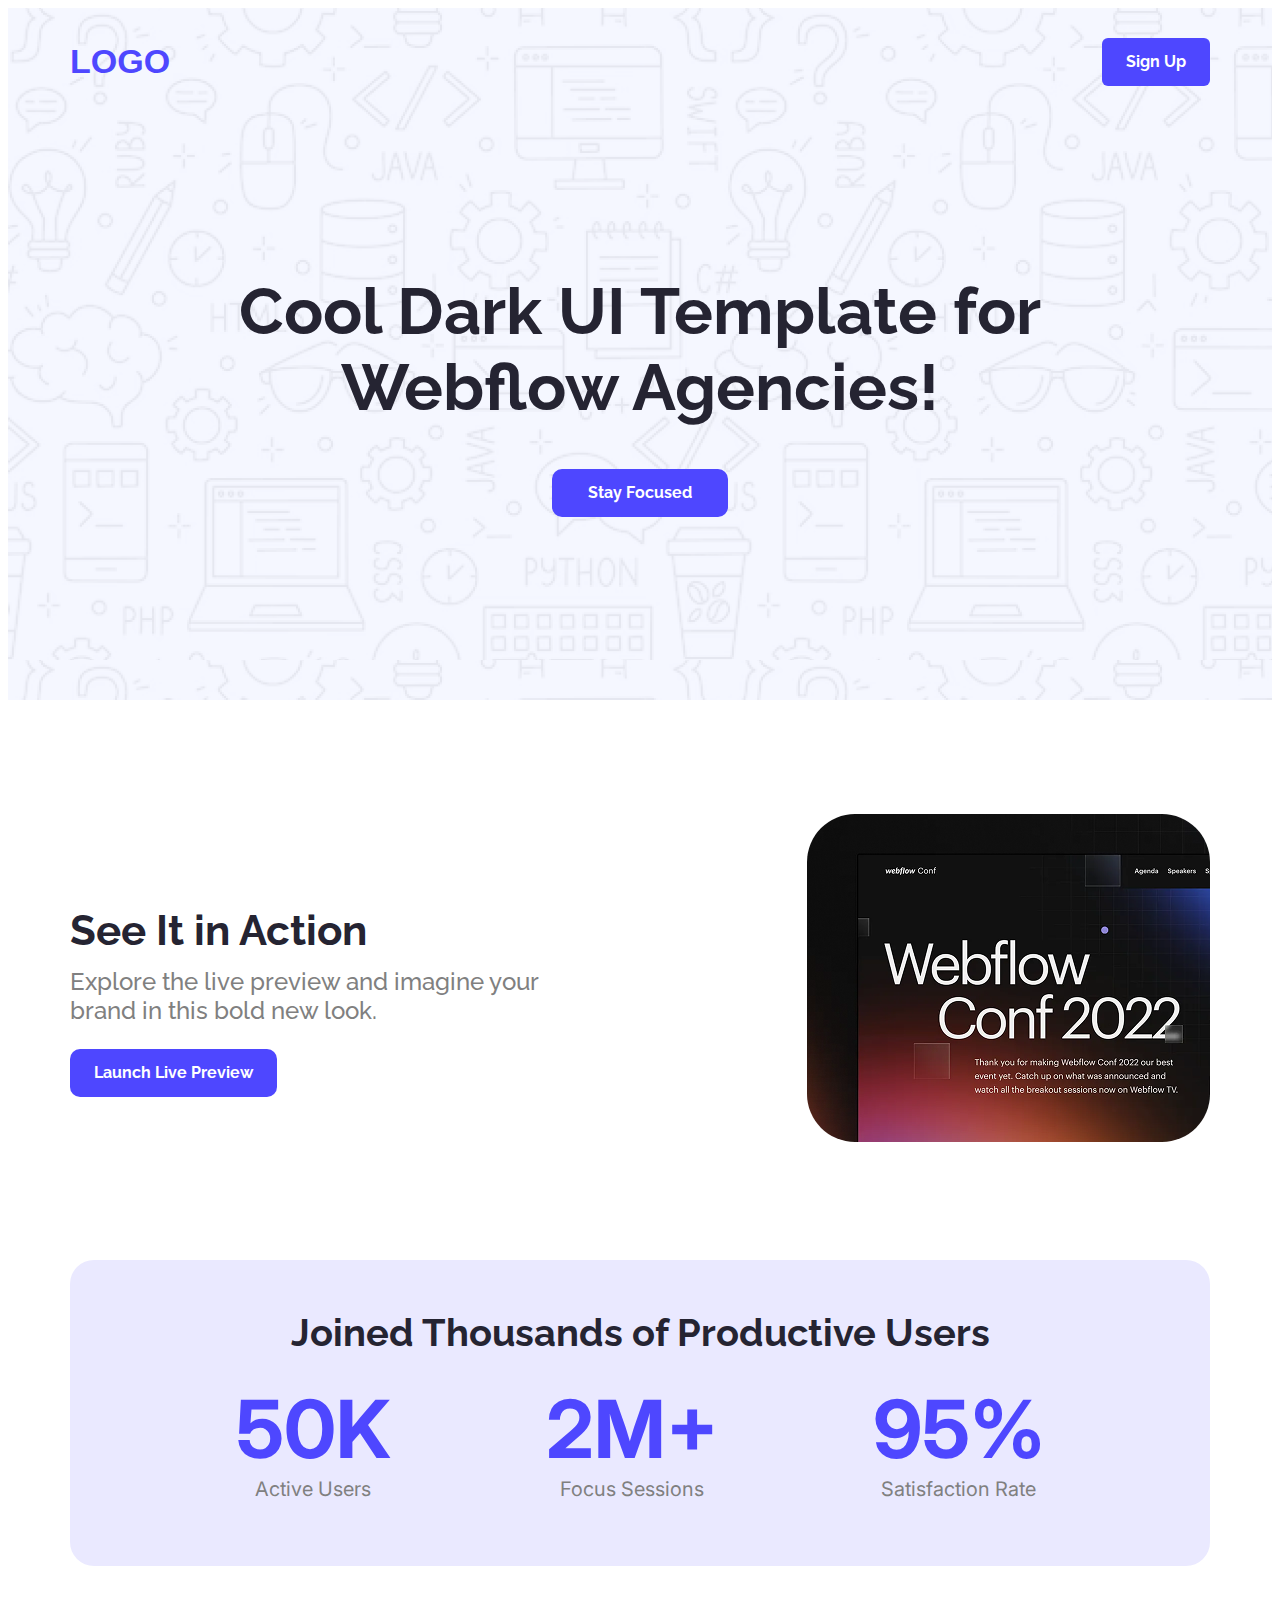
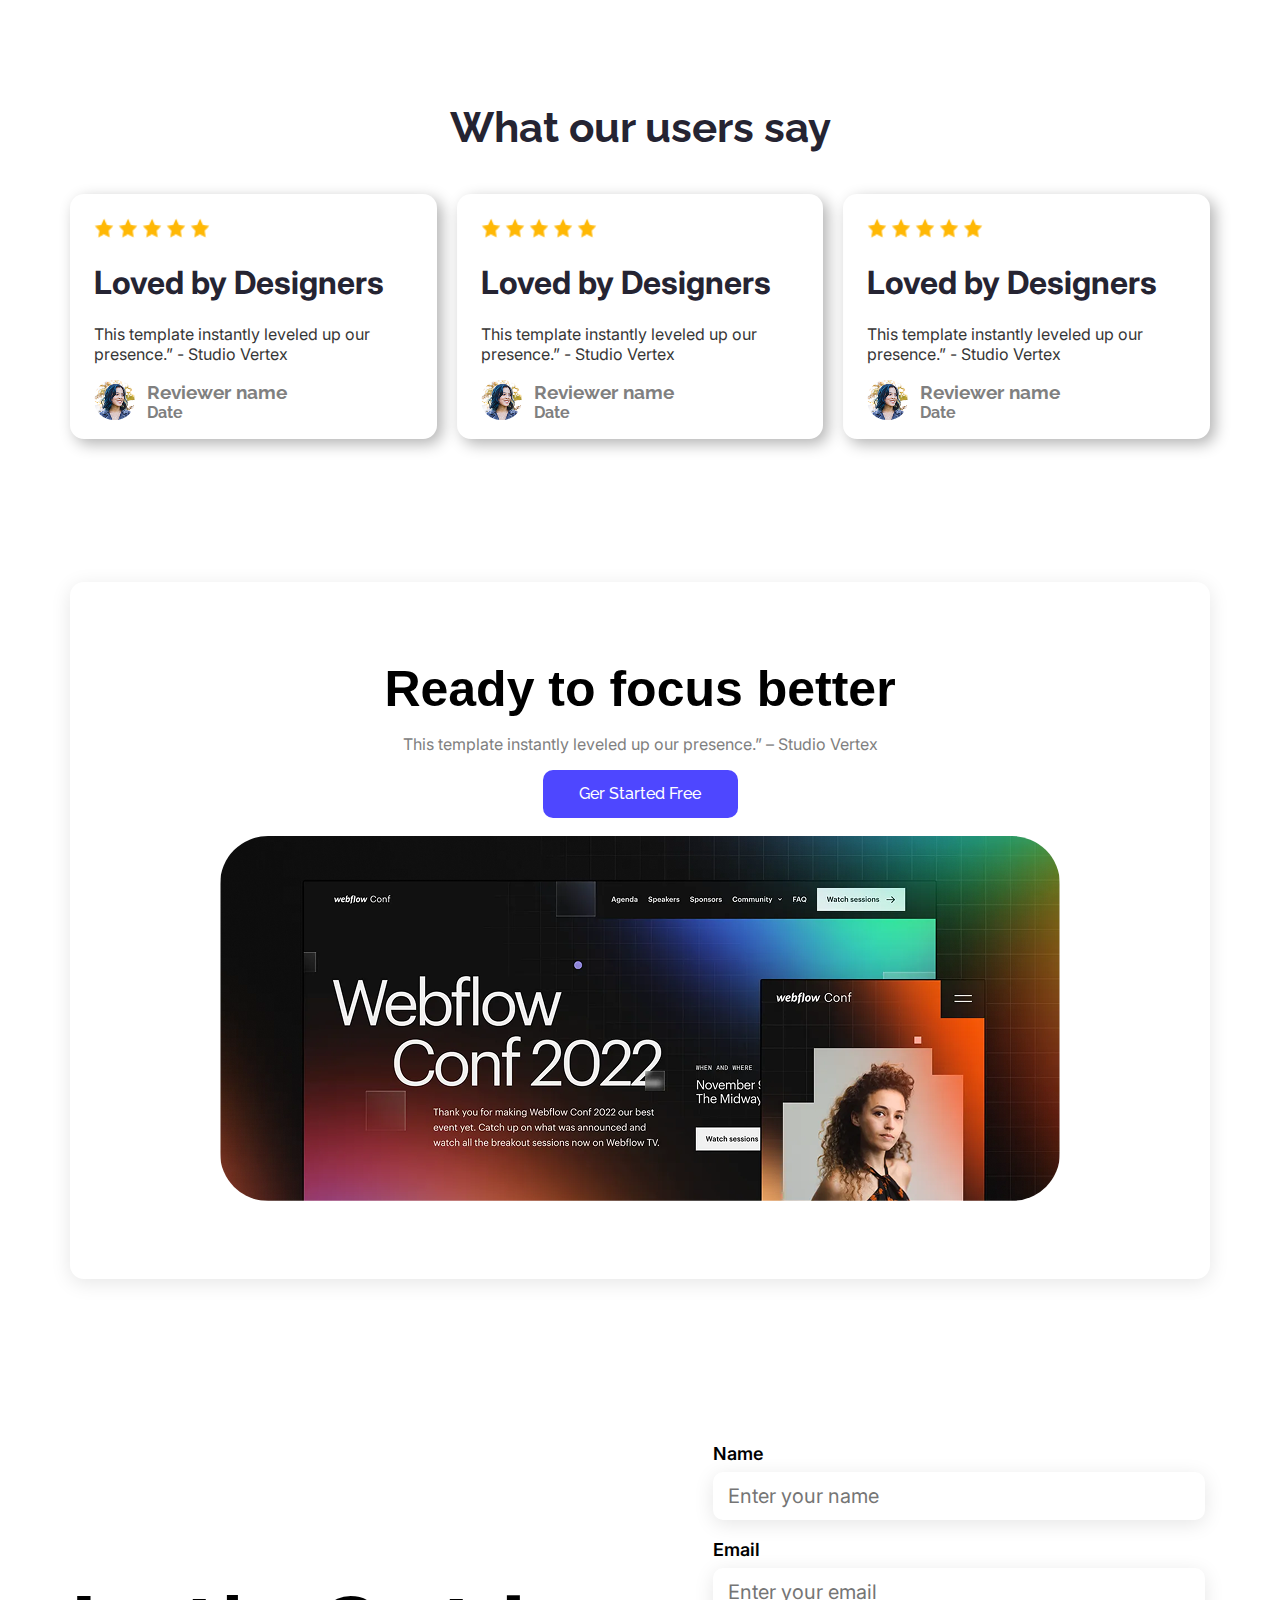
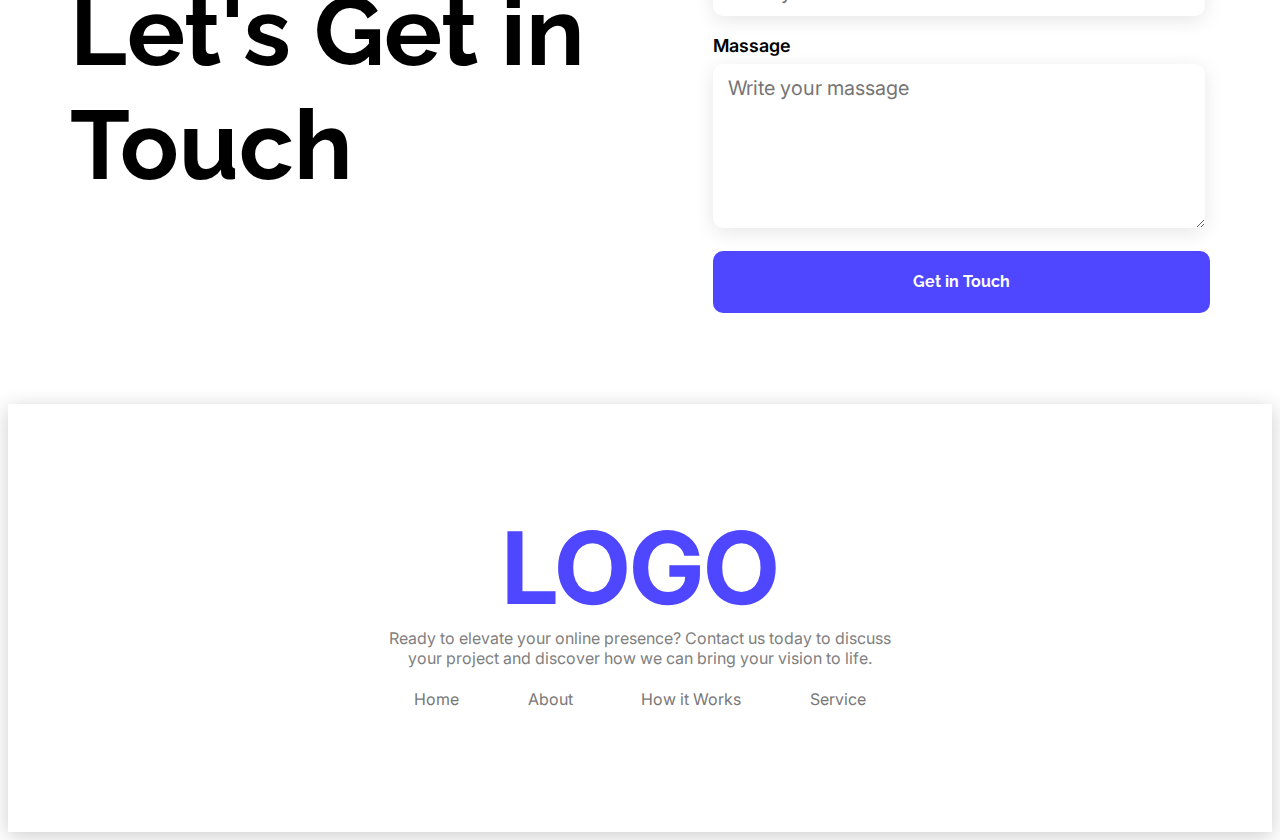
<file: index.html>
<!DOCTYPE html>
<html lang="en">
<head>
    <meta charset="UTF-8">
    <meta name="viewport" content="width=device-width, initial-scale=1.0">
    <title>Assignment 1</title>
    <link rel="preconnect" href="https://fonts.googleapis.com">
<link rel="preconnect" href="https://fonts.gstatic.com" crossorigin>
<link href="https://fonts.googleapis.com/css2?family=Open+Sans:ital,wght@0,300..800;1,300..800&family=Raleway:ital,wght@0,100..900;1,100..900&display=swap" rel="stylesheet">

    <link href="https://fonts.googleapis.com/css2?family=Inter:wght@400;600;700&display=swap" rel="stylesheet">
    <link rel="stylesheet" href="styles/style.css">
</head>
<body class="raleway-normal">
    <header>
        <!-- Nav section -->
        <nav>
            <div>
                <h3>LOGO</h3>
            </div>
               <button class="common-button">Sign Up</button>
            </div>
        </nav>
        <!-- Hero section -->
        <div class="banner-section">
            <h1>Cool Dark UI Template for Webflow Agencies!</h1>
            <button class="common-button">Stay Focused</button>
        </div>
    </header>
    <main>
        <!-- Action section -->
        <section class="action-section">
            <div class="action-text">
                <h3>See It in Action</h3>
                <p>Explore the live preview and imagine your brand in this bold new look.</p>
                <button class="common-button">Launch Live Preview</button>
            </div>
            <div class="action-img">
                <img src="assets/wc-mini.png" alt="Action-image">
            </div>
        </section>
        <!-- Productive section -->
        <section class="productive-section">
            <div class="productive-section-content">
                <div>
                    <h4  class="productive-title">Joined Thousands of Productive Users</h4>
                </div>
                <div class="productive-user">
                    <div class="active">
                        <h1>50K</h1>
                        <p>Active Users</p>
                    </div>
                    <div class="focus">
                        <h1>2M+</h1>
                        <p>Focus Sessions</p>
                    </div>
                    <div class="rate">
                        <h1>95%</h1>
                        <p>Satisfaction Rate</p>
                    </div>
                </div>
            </div>
        </section>
        <!-- Feedback section -->
        <section class="users-feedback-section">
            <h3 class="feedback-section-title">What our users say</h3>

            <div class="users-feedback-content">
                <div class="users-feedback">
                    <div class="icone-star">
                        <img src="assets/icon-star.png" alt="Feedback">
                        <img src="assets/icon-star.png" alt="Feedback">
                        <img src="assets/icon-star.png" alt="Feedback">
                        <img src="assets/icon-star.png" alt="Feedback">
                        <img src="assets/icon-star.png" alt="Feedback">
                    </div>
                    <div class="description">
                        <h1>Loved by Designers</h1>
                        <p>This template instantly leveled up our presence.” - Studio Vertex</p>
                    </div>
                    <div class="users-info">
                        <div>
                            <img class="user-img" src="assets/avatar.png" alt="Avatar" >
                        </div>
                        <div>
                            <h3>Reviewer name</h3>
                            <h4>Date</h4>
                        </div>
                    </div>
                </div>
                <div class="users-feedback">
                    <div class="icone-star">
                        <img src="assets/icon-star.png" alt="Feedback">
                        <img src="assets/icon-star.png" alt="Feedback">
                        <img src="assets/icon-star.png" alt="Feedback">
                        <img src="assets/icon-star.png" alt="Feedback">
                        <img src="assets/icon-star.png" alt="Feedback">
                    </div>
                    <div class="description">
                        <h1>Loved by Designers</h1>
                        <p>This template instantly leveled up our presence.” - Studio Vertex</p>
                    </div>
                    <div class="users-info">
                        <div>
                            <img class="user-img" src="assets/avatar.png" alt="Avatar" >
                        </div>
                        <div>
                            <h3>Reviewer name</h3>
                            <h4>Date</h4>
                        </div>
                    </div>
                </div>
                <div class="users-feedback">
                    <div class="icone-star">
                        <img src="assets/icon-star.png" alt="Feedback">
                        <img src="assets/icon-star.png" alt="Feedback">
                        <img src="assets/icon-star.png" alt="Feedback">
                        <img src="assets/icon-star.png" alt="Feedback">
                        <img src="assets/icon-star.png" alt="Feedback">
                    </div>
                    <div class="description">
                        <h1>Loved by Designers</h1>
                        <p>This template instantly leveled up our presence.” - Studio Vertex</p>
                    </div>
                    <div class="users-info">
                        <div>
                            <img class="user-img" src="assets/avatar.png" alt="Avatar" >
                        </div>
                        <div>
                            <h3>Reviewer name</h3>
                            <h4>Date</h4>
                        </div>
                    </div>
                </div>
            </div>
        </section>
        <!-- Focus section -->
         <section class="focus-section">
              <div>
                  <h2>Ready to focus better</h2>
                  <p>This template instantly leveled up our presence.” – Studio Vertex</p>
                  <button>Ger Started Free</button>
             </div>
             <img class="welcome-img" src="assets/wc-big.png" alt="Welcome">
        </section>
        <!-- From section -->
        <div class="touch-section">
            <div>
                <h4 class="touch-section-title">Let's Get in Touch</h4>
            </div>
            <div class="touch-section-form">
                <form>
                    <div class="form-group">
                        <label for="name">Name</label>
                        <input type="text" name="name" placeholder="Enter your name">
                    </div>
                    <div class="form-group">
                        <label for="email">Email</label>
                        <input type="email" name="email" placeholder="Enter your email">
                    </div>
                    <div class="form-group">
                        <label for="massage">Massage</label>
                        <textarea name="massage" placeholder="Write your massage"></textarea>
                    </div>
                        <button class="common-button form-button" type="submit">Get in Touch</button>
                    
                </form>
            </div>
        </div>
    </main>
    <footer>

        <div class="footer-content">
            <h3>LOGO</h3>
            <p>Ready to elevate your online presence? Contact us today to discuss your project and discover how we can bring your vision to life.</p>

            <div class="footer-anchor-section">
                <a href="#">Home</a>
                <a href="#">About</a>
                <a href="#">How it Works</a>
                <a href="#">Service</a>
            </div>
        </div>
    </footer>
</body>
</html>
</file>
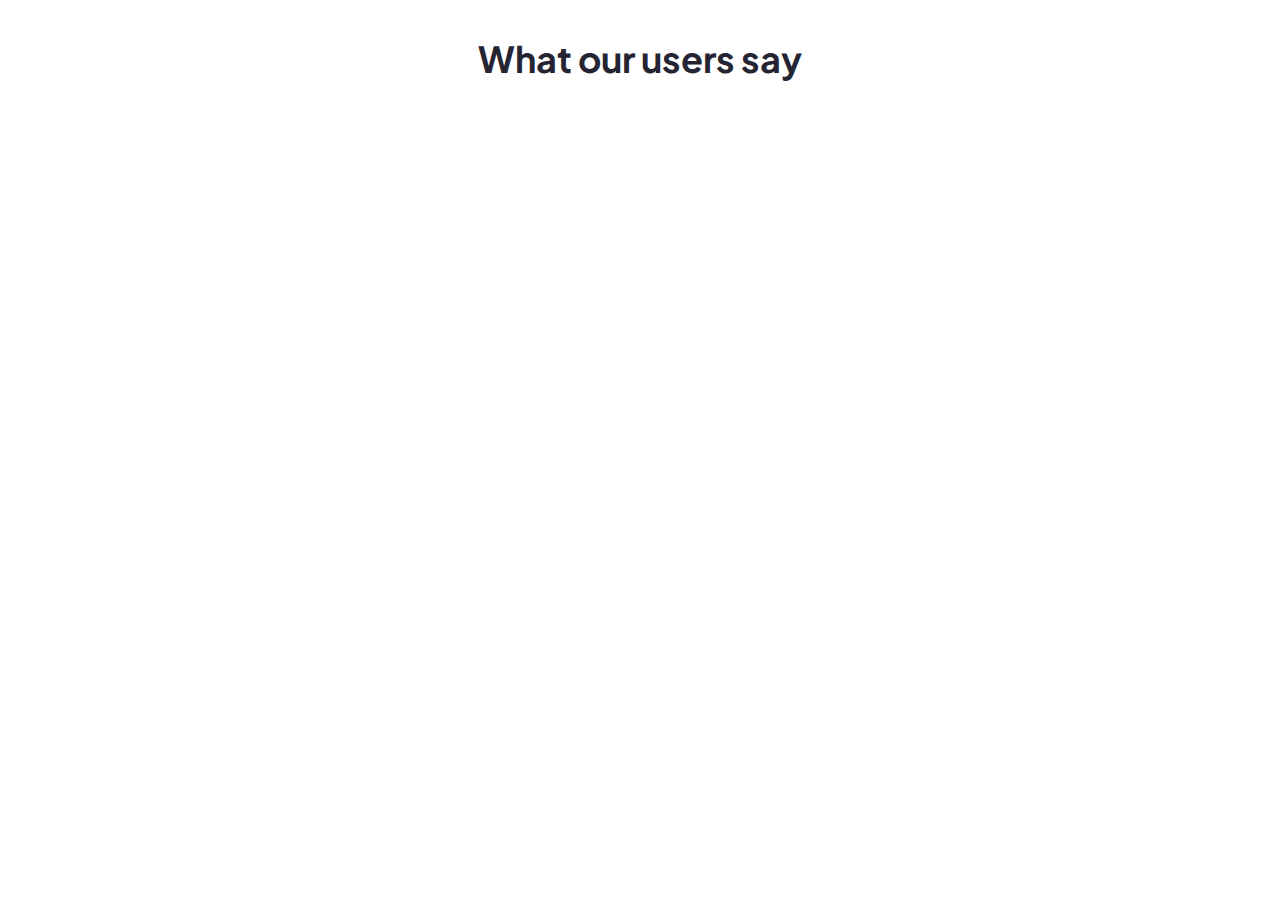
<file: project.html>
<!DOCTYPE html>
<html lang="en">
<head>
  <meta charset="UTF-8">
  <title>Exact W Design</title>
  <link href="https://fonts.googleapis.com/css2?family=Plus+Jakarta+Sans:wght@700&display=swap" rel="stylesheet">
  <style>
    h3 {
      font-family: 'Plus Jakarta Sans', sans-serif;
      font-weight: 700;
      font-size: 36px;
      color: #252432;
      text-align: center;
    }
  </style>
</head>
<body>

  <h3>What our users say</h3>

</body>
</html>
</file>
<file: styles/style.css>
.raleway-normal {
  font-family: "Raleway", sans-serif;
  font-optical-sizing: auto;
  font-weight: <weight>;
  font-style: normal;
}

/* reused section */
    .common-button {
    padding: 12px 24px;
    height: 48px;
    color: white;
    border: none;
    border-radius: 6px;
    font-size: 16px;
    cursor: pointer;
    transition: background-color 0.3s ease, transform 0.2s ease;
}

.common-button:hover {
    background-color: #0056b3; /* Darker blue */
    transform: scale(1.05);
}

/* header section*/
header {
    width: 100%;
    height: 692px;
    background-image: url(../assets/hero-bg.png);
}
/* nav-section */
nav {
    width: 1140px;
    display: flex;
    justify-content: space-between;
    align-items: center;
    margin: 0 auto;
}
nav h3 {
    font-size: 34px;
    font-family: sans-serif;
    color: #4E47FF;
    font-weight: bolder;
}
nav button {
    font-size: 16px;
    height: 48px;
    font-weight: bold;
    font-family: 'Raleway', sans-serif;
    border-radius: 10px;
    color: #ffffff;
    background-color: #4E47FF;
}
/* hero-section */
.banner-section {
    width: 905px;
    text-align: center;
    margin: 0 auto;
    margin-top: 158px;
}

.banner-section h1 {
    font-size: 65px;
    font-weight: bold;
    font-family: 'Raleway', sans-serif;
    color: #252432;
}

.banner-section button {
    font-size: 16px;
    font-weight: bold;
    font-family: 'Raleway', sans-serif;
    padding: 12px 36px;
    color: #ffffff;
    background-color: #4E47FF;
    border-radius: 10px;
    cursor: pointer;
}

/* action section */
.action-section {
    display: flex;
    justify-content: space-between;
    width: 1140px;
    height: 328px;
    margin: 0 auto;
    margin-top: 116px;
    margin-bottom: 116px;
    align-items: center;
}

.action-text h3 {
    font-size: 42px;
    font-weight: bold;
    font-family: 'Raleway', sans-serif;
    color: #252432;
    margin-bottom: 12px;
}

.action-text p {
    font-size: 24px;
    font-weight: 500;
    font-family: 'Raleway', sans-serif;
    color: gray;
    margin-top: 0;
    margin-right: 225px;
}

.action-text button {
    font-size: 16px;
    font-weight: bold;
    font-family: 'Raleway', sans-serif;
    background-color: #4E47FF;
    border-radius: 10px;
}

.action-img img{
    width: 403px;
    height: 328px;
    border-radius: 48px;
}

/* productive section */

.productive-section{
    width: 1140px;
    height: 306px;
    margin: 0 auto;
    border-radius: 24px;
    background-color: #eae9ff;
    overflow: hidden;
}

.productive-title {
    text-align: center;
    font-size: 38px;
    font-weight: bold;
    font-family: 'Raleway', sans-serif;
    color: #252432;
    margin-top: 50px;
}

.productive-user {
    display: flex;
    text-align: center;
    justify-content: center;
    margin-top: 25px;
    gap: 155px;
}

.productive-user h1 {
    font-size: 80px;
    font-weight: bold;
    font-family: 'Inter', sans-serif;
    color: #4E47FF;
    margin: 0;
}

.productive-user p {
    font-size: 20px;
    color: gray;
    font-family: 'Inter' , sans-serif;
    margin: 0;
}

/* users feedback */

.users-feedback-section {
    width: 1140px;
    height: 342px;
    margin: 0 auto;
    margin-top: 137px;
}

.feedback-section-title {
    font-size: 42px;
    font-weight: bold;
    font-family: 'Raleway' ;
    color: #252432;
    text-align: center;
    margin-top: 0;
}

.users-feedback-content {
    display: flex;
    gap: 20px;
}

.users-feedback{
    width: 366.67px;
    height: 221px;
    overflow: hidden;
    padding-top: 24px;
    padding-left: 24px;
    box-shadow: 5px 5px 15px rgba(0, 0, 0, 0.3);
    border-radius: 14px;
}

.icone-star img {
    width: 20px;
    height: 20px;
    gap: 4px;
}

.description h1{
    font-family: 'Inter', sans-serif;
    color: #252432;
}

.description p {
    font-family: 'Inter', sans-serif;
    color: rgb(54, 54, 54);
}

.users-info {
    display: flex;
    gap: 12px;
    align-items: center;
    bottom: 5%;
}
.user-img {
    border-radius: 390px;
}
.users-info h3 , h4 {
    margin: 0;
    color: gray;
}

/* focus section */
.focus-section {
      width: 1140px;
      height: 696.77px;
      margin: 0 auto;
      display: flex;
      flex-direction: column;
      justify-content: center;
      align-items: center;
      text-align: center;
      border-radius: 14px;
      box-shadow: 0 4px 20px rgba(0, 0, 0, 0.1);
      margin-top: 137px;
    }

    .focus-section h2 {
      font-size: 50px;
      font-weight: bold;
      font-family: 'Ralway' , sans-serif;
      margin : 0;
    }

    .focus-section p {
      font-size: 16px;
      color: gray;
      font-family: 'Inter' , sans-serif;
    }

    .focus-section button {
      width: 195px;
      height: 48px;
      font-size: 16px;
      font-weight: 500;
      font-family: 'Raleway' , sans-serif;
      border: none;
      border-radius: 10px;
      cursor: pointer;
      color: white;
      background-color: #4E47FF;
      margin-bottom: 18px;
    }
    .welcome-img {
      /* width: 840px;
      height: 364.77px; */
      border-radius: 48px;
    }

/* from section */

.touch-section {
    width: 1140px;
    height: 632px;
    display: flex;
    justify-content: space-between;
    align-items: center;
    margin: 0 auto;
    margin-top: 93px;
}

.touch-section-title {
    font-size: 97px;
    font-weight: bold;
    font-family: 'Raleway', sans-serif;;
    color: black;
    width: 528px;
}

.touch-section-form {
    width: 497px;
    height: 490px;
}

.form-group {
    margin-bottom: 19px;
}

label {
    display: block;
    margin-bottom: 8px;
    font-size: 18px;
    font-weight: 600;
    color: black;
    font-family: 'Inter' , sans-serif;
}

input , textarea {
    width: 462px;
    padding: 12px 15px;
    font-size: 20px;
    font-weight: 500px;
    font-family: 'Inter' , sans-serif;
    border-radius: 10px;
    border: none;
    box-shadow: 0 4px 20px rgba(0, 0, 0, 0.1);
}

textarea {
    resize: vertical;
    min-height: 140px;
}

.form-button {
    width: 497px;
    height: 62px;
    background-color: #4E47FF;
    color: white;
    font-size: 16px;
    font-weight: bold;
    font-family: 'Raleway', sans-serif;
    border-radius: 10px;
}

/* footer section */

footer {
    width: 100%;
    height: 428px;
    text-align: center;
    display: flex;
    justify-content: center;
    align-items: center;
    background-color: #FFFFFF;
    box-shadow: 0 4px 20px rgba(0, 0, 0, 0.2);
}

.footer-content {
    width: 531px;
    height: 221px;
    margin: 0 auto;
}

.footer-content h3 {
    font-size: 100px;
    font-weight: black;
    font-family: 'Inter' , sans-serif;
    color: #4E47FF;
    margin: 0;
}

.footer-content p {
    font-family: 'Inter' , sans-serif;
    color: gray;
    margin-top: 0;
}

.footer-anchor-section , a {
    display: flex;
    justify-content: space-around;
    margin: 5px;
    text-decoration: none;
    font-size: 16px;
    font-family: 'Inter' , sans-serif;
    color: #797777;
}
</file>
